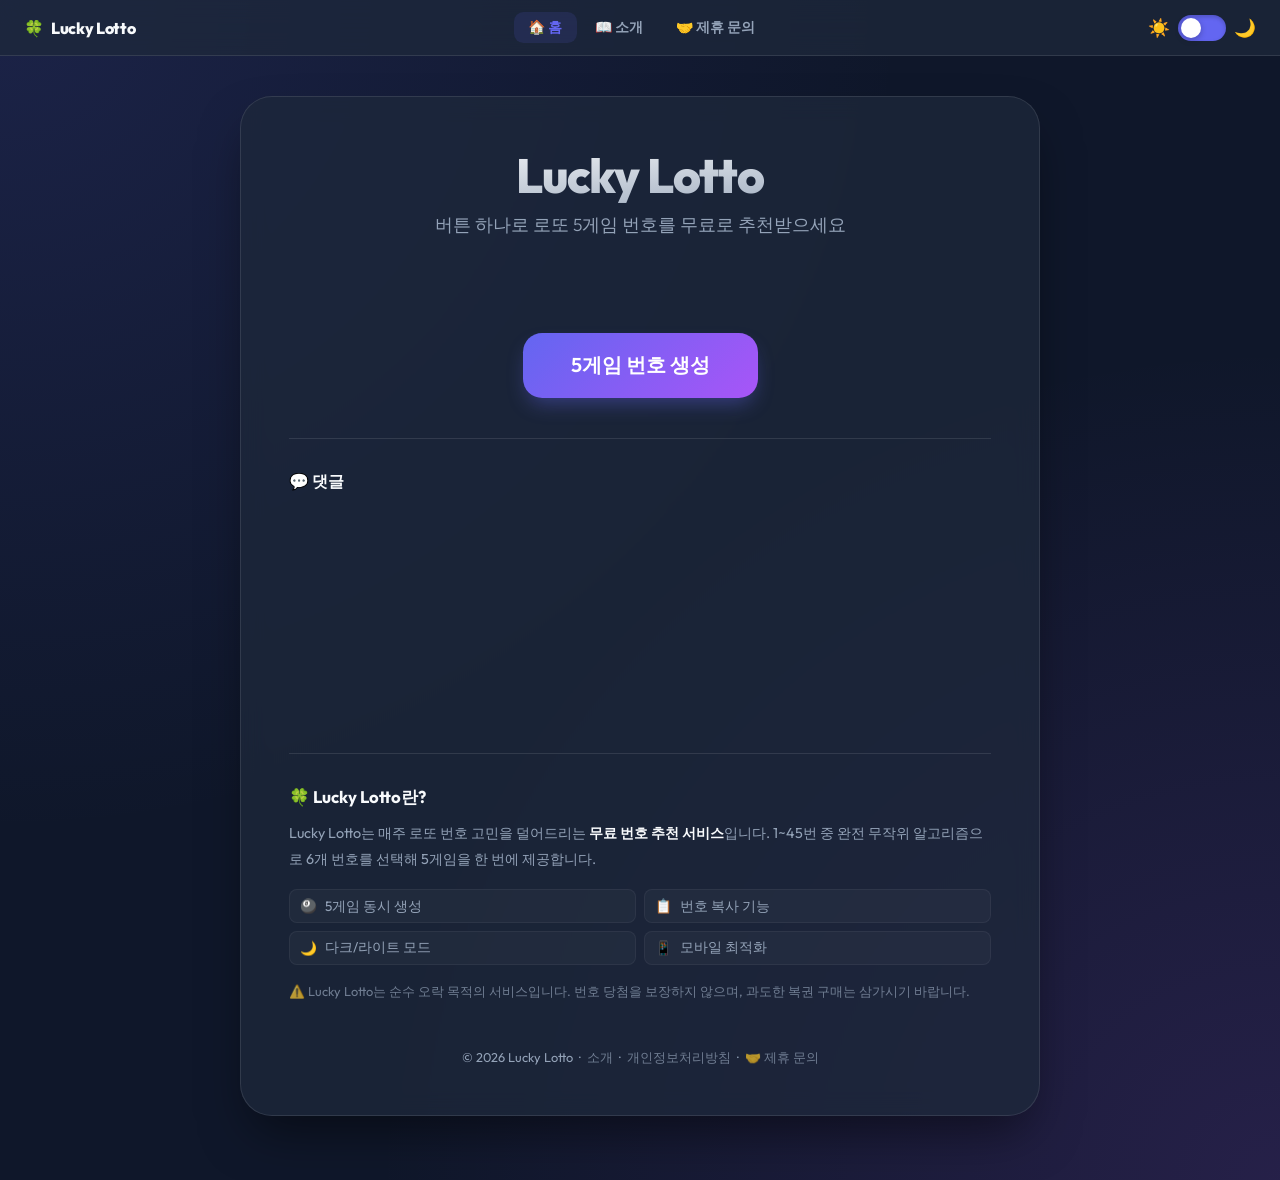
<file: index.html>
<!DOCTYPE html>
<html lang="ko" data-theme="dark">

<head>
    <meta charset="UTF-8">
    <meta name="viewport" content="width=device-width, initial-scale=1.0">
    <meta name="description" content="버튼 하나로 로또 5게임 번호를 무료로 추천받으세요. 완전 무작위 알고리즘, 다크/라이트 모드 지원.">
    <meta name="keywords" content="로또 번호 추천, 무료 로또, 행운 번호, 로또 생성기, Lucky Lotto">
    <meta name="robots" content="index, follow">
    <meta property="og:type" content="website">
    <meta property="og:title" content="Lucky Lotto - 5게임 행운 번호 추천">
    <meta property="og:description" content="버튼 하나로 로또 5게임 번호를 무료로 추천받으세요. 완전 무작위 알고리즘 적용.">
    <meta property="og:url" content="https://lucky-lotto-8dt.pages.dev/">
    <meta property="og:site_name" content="Lucky Lotto">
    <meta name="twitter:card" content="summary">
    <meta name="twitter:title" content="Lucky Lotto - 5게임 행운 번호 추천">
    <meta name="twitter:description" content="버튼 하나로 로또 5게임 번호를 무료로 추천받으세요.">
    <link rel="canonical" href="https://lucky-lotto-8dt.pages.dev/">
    <meta name="google-adsense-account" content="ca-pub-8852522908202634">
    <title>Lucky Lotto - 5게임 행운 번호 추천</title>
    <link rel="preconnect" href="https://fonts.googleapis.com">
    <link rel="preconnect" href="https://fonts.gstatic.com" crossorigin>
    <link href="https://fonts.googleapis.com/css2?family=Outfit:wght@300;400;600;800&display=swap" rel="stylesheet">
    <link rel="stylesheet" href="css/style.css">
    <script async src="https://pagead2.googlesyndication.com/pagead/js/adsbygoogle.js?client=ca-pub-8852522908202634"
        crossorigin="anonymous"></script>
</head>

<body>

    <!-- ===== SITE NAV ===== -->
    <nav class="site-nav">
        <a href="index.html" class="nav-logo">🍀 <span>Lucky Lotto</span></a>
        <div class="nav-tabs">
            <a href="index.html" class="nav-tab active">🏠 홈</a>
            <a href="about.html" class="nav-tab">📖 소개</a>
            <a href="contact.html" class="nav-tab">🤝 제휴 문의</a>
        </div>
        <div class="nav-right">
            <div class="theme-switch-wrapper" title="테마 전환">
                <span class="switch-icon">☀️</span>
                <button class="theme-switch" id="themeToggle" role="switch" aria-label="테마 전환"><span
                        class="switch-thumb"></span></button>
                <span class="switch-icon">🌙</span>
            </div>
        </div>
    </nav>

    <div class="container">
        <h1>Lucky Lotto</h1>
        <p class="subtitle">버튼 하나로 로또 5게임 번호를 무료로 추천받으세요</p>

        <div class="lotto-display" id="lottoContainer">
            <!-- 5개의 게임 행이 JS로 렌더링됩니다 -->
        </div>

        <button class="generate-btn" id="generateBtn">5게임 번호 생성</button>

        <!-- ===== DISQUS COMMENTS ===== -->
        <div class="disqus-wrapper" id="disqusWrapper">
            <div class="disqus-header">
                <span class="disqus-title">💬 댓글</span>
            </div>
            <div id="disqus_thread"></div>
        </div>

        <!-- 서비스 설명 콘텐츠 -->
        <div class="info-section">
            <h2 class="info-title">🍀 Lucky Lotto란?</h2>
            <p class="info-text">Lucky Lotto는 매주 로또 번호 고민을 덜어드리는 <strong>무료 번호 추천 서비스</strong>입니다. 1~45번 중 완전 무작위 알고리즘으로
                6개 번호를 선택해 5게임을 한 번에 제공합니다.</p>
            <div class="info-grid">
                <div class="info-item">🎱 <span>5게임 동시 생성</span></div>
                <div class="info-item">📋 <span>번호 복사 기능</span></div>
                <div class="info-item">🌙 <span>다크/라이트 모드</span></div>
                <div class="info-item">📱 <span>모바일 최적화</span></div>
            </div>
            <p class="info-disclaimer">⚠️ Lucky Lotto는 순수 오락 목적의 서비스입니다. 번호 당첨을 보장하지 않으며, 과도한 복권 구매는 삼가시기 바랍니다.</p>
        </div>

        <footer>
            &copy; 2026 Lucky Lotto &nbsp;·&nbsp;
            <a href="about.html" style="color:inherit;text-decoration:none;opacity:0.7;transition:opacity 0.2s;"
                onmouseover="this.style.opacity='1'" onmouseout="this.style.opacity='0.7'">소개</a>
            &nbsp;·&nbsp;
            <a href="privacy.html" style="color:inherit;text-decoration:none;opacity:0.7;transition:opacity 0.2s;"
                onmouseover="this.style.opacity='1'" onmouseout="this.style.opacity='0.7'">개인정보처리방침</a>
            &nbsp;·&nbsp;
            <a href="contact.html" style="color:inherit;text-decoration:none;opacity:0.7;transition:opacity 0.2s;"
                onmouseover="this.style.opacity='1'" onmouseout="this.style.opacity='0.7'">🤝 제휴 문의</a>
        </footer>
    </div>

    <script src="js/main.js"></script>

    <!-- Disqus Embed -->
    <script>
        var disqus_config = function () {
            this.page.url = 'https://lucky-lotto-8dt.pages.dev/';
            this.page.identifier = 'lucky-lotto-main';
        };
        (function () {
            var d = document, s = d.createElement('script');
            s.src = 'https://navi-1-1.disqus.com/embed.js';
            s.setAttribute('data-timestamp', +new Date());
            (d.head || d.body).appendChild(s);
        })();

        // Sync Disqus color scheme with page theme
        function syncDisqusTheme() {
            var theme = document.documentElement.getAttribute('data-theme');
            var iframe = document.querySelector('#disqus_thread iframe');
            if (iframe) {
                var url = new URL(iframe.src);
                url.searchParams.set('color_scheme', theme === 'light' ? 'light' : 'dark');
                iframe.src = url.toString();
            }
        }

        // Watch for theme changes and reload Disqus with correct theme
        var observer = new MutationObserver(function (mutations) {
            mutations.forEach(function (m) {
                if (m.attributeName === 'data-theme') {
                    if (window.DISQUS) {
                        var theme = document.documentElement.getAttribute('data-theme');
                        window.DISQUS.reset({
                            reload: true,
                            config: function () {
                                this.page.url = 'https://lucky-lotto-8dt.pages.dev/';
                                this.page.identifier = 'lucky-lotto-main';
                                this.language = 'ko';
                            }
                        });
                    }
                }
            });
        });
        observer.observe(document.documentElement, { attributes: true });
    </script>
    <noscript>댓글을 보려면 JavaScript를 활성화해주세요.</noscript>

    <!-- Disqus Comment Count -->
    <script id="dsq-count-scr" src="//navi-1-1.disqus.com/count.js" async></script>
</body>

</html>
</file>
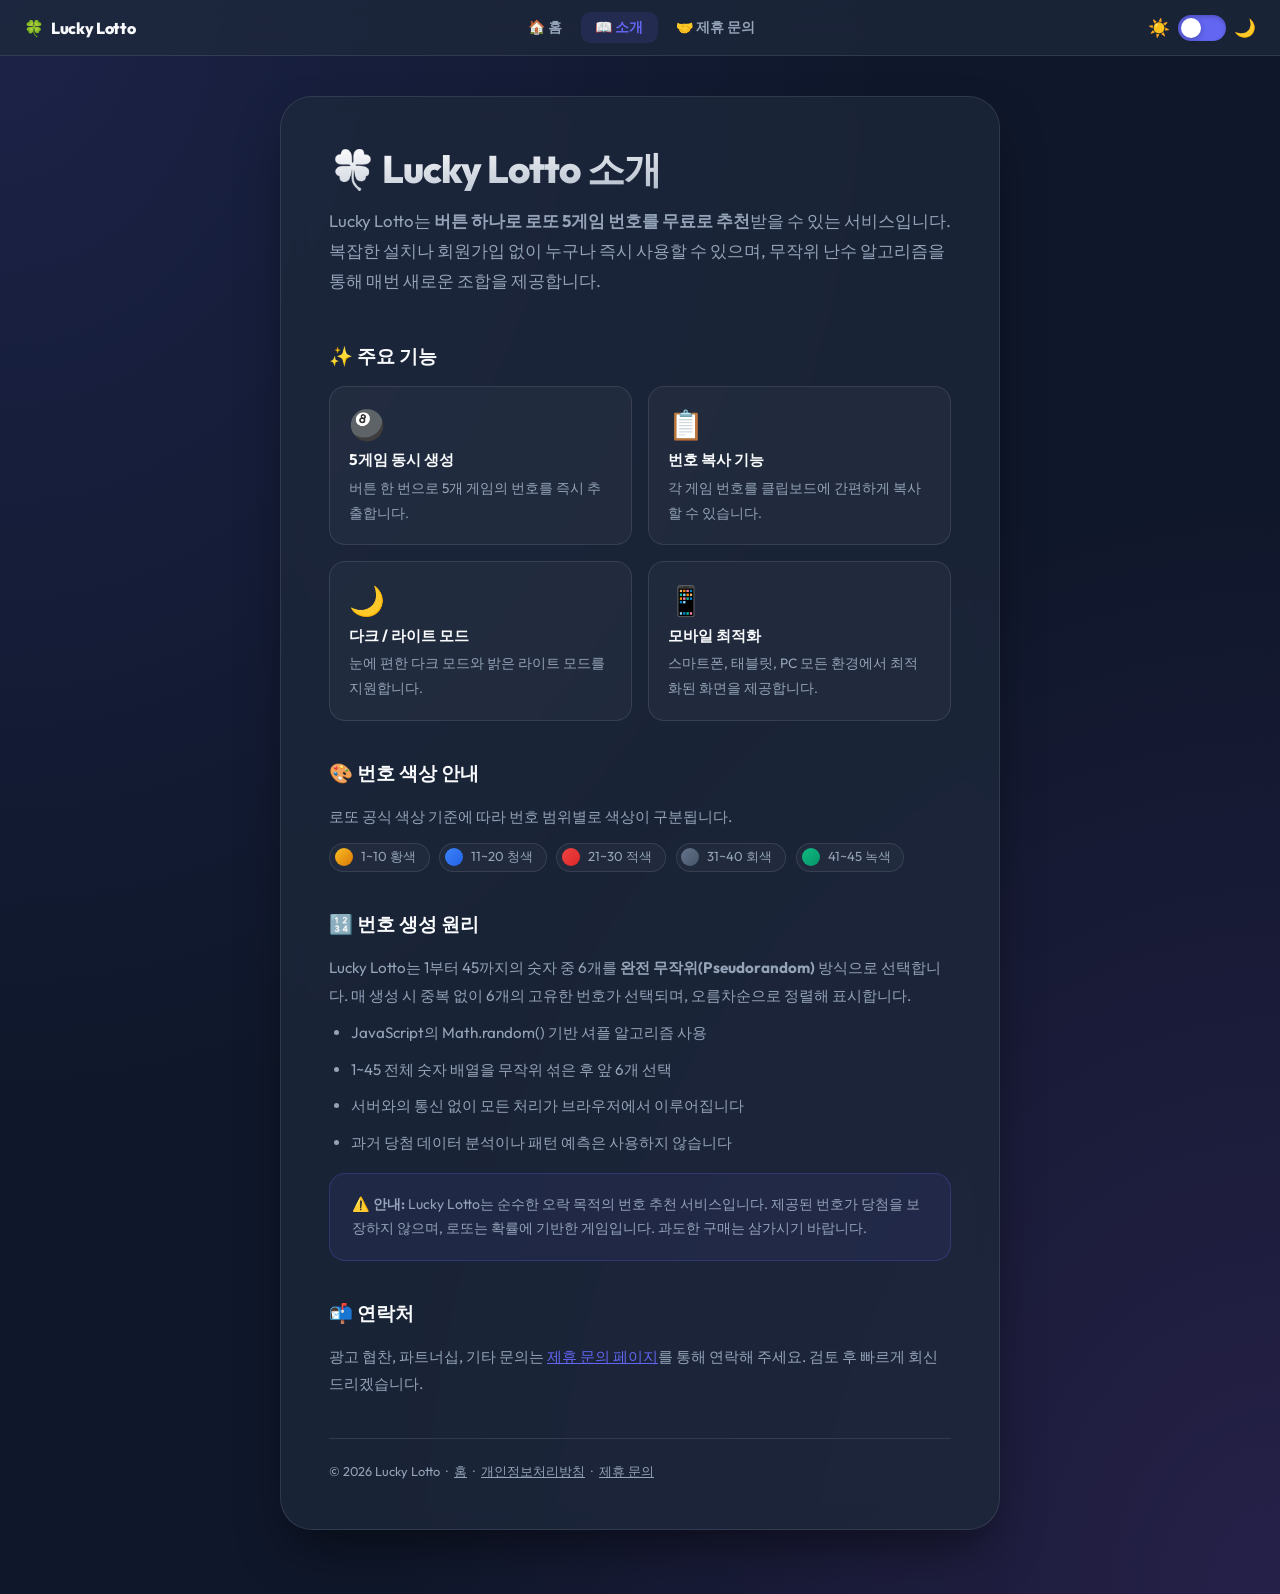
<file: about.html>
<!DOCTYPE html>
<html lang="ko" data-theme="dark">

<head>
    <meta charset="UTF-8">
    <meta name="viewport" content="width=device-width, initial-scale=1.0">
    <meta name="description" content="Lucky Lotto 서비스 소개 - 무료 로또 번호 추천 서비스의 기능, 번호 생성 원리, 색상 안내를 확인하세요.">
    <meta name="keywords" content="Lucky Lotto 소개, 로또 번호 생성 원리, 무료 로또 서비스">
    <meta name="robots" content="index, follow">
    <meta property="og:type" content="website">
    <meta property="og:title" content="서비스 소개 - Lucky Lotto">
    <meta property="og:description" content="Lucky Lotto 서비스 소개 - 무료 로또 번호 추천 서비스의 기능과 번호 생성 원리를 확인하세요.">
    <meta property="og:url" content="https://lucky-lotto-8dt.pages.dev/about">
    <meta property="og:site_name" content="Lucky Lotto">
    <meta name="twitter:card" content="summary">
    <meta name="twitter:title" content="서비스 소개 - Lucky Lotto">
    <meta name="twitter:description" content="Lucky Lotto 서비스 소개 - 무료 로또 번호 추천 서비스.">
    <link rel="canonical" href="https://lucky-lotto-8dt.pages.dev/about">
    <meta name="google-adsense-account" content="ca-pub-8852522908202634">
    <title>서비스 소개 - Lucky Lotto</title>
    <link rel="preconnect" href="https://fonts.googleapis.com">
    <link rel="preconnect" href="https://fonts.gstatic.com" crossorigin>
    <link href="https://fonts.googleapis.com/css2?family=Outfit:wght@300;400;600;700;800&display=swap" rel="stylesheet">
    <link rel="stylesheet" href="css/style.css">
    <script async src="https://pagead2.googlesyndication.com/pagead/js/adsbygoogle.js?client=ca-pub-8852522908202634"
        crossorigin="anonymous"></script>
    <style>
        body {
            flex-direction: column;
            justify-content: flex-start;
            align-items: center;
            padding: 6rem 1rem 4rem;
        }

        .container {
            text-align: left;
            max-width: 720px;
        }

        .back-link {
            display: inline-flex;
            align-items: center;
            gap: 0.4rem;
            color: var(--text-muted);
            text-decoration: none;
            font-size: 0.9rem;
            font-weight: 600;
            margin-bottom: 2rem;
            transition: color 0.2s;
        }

        .back-link:hover {
            color: var(--primary-glow);
        }

        .about-hero {
            margin-bottom: 3rem;
        }

        .about-hero h1 {
            font-size: 2.4rem;
            font-weight: 800;
            background: var(--h1-gradient);
            -webkit-background-clip: text;
            background-clip: text;
            -webkit-text-fill-color: transparent;
            margin-bottom: 0.6rem;
        }

        .about-hero p {
            color: var(--text-muted);
            font-size: 1.05rem;
            line-height: 1.8;
        }

        .about-section {
            margin-bottom: 2.5rem;
        }

        .about-section h2 {
            font-size: 1.2rem;
            font-weight: 700;
            color: var(--text-main);
            margin-bottom: 1rem;
            display: flex;
            align-items: center;
            gap: 0.5rem;
        }

        .about-section p,
        .about-section li {
            color: var(--text-muted);
            font-size: 0.95rem;
            line-height: 1.8;
            margin-bottom: 0.6rem;
        }

        .about-section ul {
            padding-left: 1.4rem;
        }

        .feature-grid {
            display: grid;
            grid-template-columns: 1fr 1fr;
            gap: 1rem;
            margin-top: 1rem;
        }

        .feature-card {
            background: var(--row-bg);
            border: 1px solid var(--card-border);
            border-radius: 1rem;
            padding: 1.2rem;
            transition: border-color 0.3s, transform 0.2s;
        }

        .feature-card:hover {
            border-color: var(--primary-glow);
            transform: translateY(-2px);
        }

        .feature-card .icon {
            font-size: 1.8rem;
            margin-bottom: 0.5rem;
        }

        .feature-card h3 {
            font-size: 0.95rem;
            font-weight: 700;
            color: var(--text-main);
            margin-bottom: 0.3rem;
        }

        .feature-card p {
            font-size: 0.85rem;
            color: var(--text-muted);
            margin: 0;
        }

        .ball-guide {
            display: flex;
            flex-wrap: wrap;
            gap: 0.6rem;
            margin-top: 0.8rem;
        }

        .ball-sample {
            display: inline-flex;
            align-items: center;
            gap: 0.5rem;
            padding: 0.3rem 0.8rem 0.3rem 0.3rem;
            border-radius: 999px;
            font-size: 0.82rem;
            background: var(--row-bg);
            border: 1px solid var(--card-border);
            color: var(--text-muted);
        }

        .ball-dot {
            width: 18px;
            height: 18px;
            border-radius: 50%;
            display: inline-block;
            flex-shrink: 0;
        }

        .dot-y {
            background: linear-gradient(135deg, #fbbf24, #d97706);
        }

        .dot-b {
            background: linear-gradient(135deg, #3b82f6, #2563eb);
        }

        .dot-r {
            background: linear-gradient(135deg, #ef4444, #dc2626);
        }

        .dot-g {
            background: linear-gradient(135deg, #64748b, #475569);
        }

        .dot-gr {
            background: linear-gradient(135deg, #10b981, #059669);
        }

        .disclaimer {
            background: rgba(99, 102, 241, 0.08);
            border: 1px solid rgba(99, 102, 241, 0.25);
            border-radius: 1rem;
            padding: 1.2rem 1.4rem;
            margin-top: 1rem;
        }

        .disclaimer p {
            color: var(--text-muted);
            font-size: 0.88rem;
            margin: 0;
            line-height: 1.7;
        }

        @media (max-width: 600px) {
            .feature-grid {
                grid-template-columns: 1fr;
            }

            .about-hero h1 {
                font-size: 1.8rem;
            }
        }
    </style>
</head>

<body>
    <!-- ===== SITE NAV ===== -->
    <nav class="site-nav">
        <a href="index.html" class="nav-logo">🍀 <span>Lucky Lotto</span></a>
        <div class="nav-tabs">
            <a href="index.html" class="nav-tab">🏠 홈</a>
            <a href="about.html" class="nav-tab active">📖 소개</a>
            <a href="contact.html" class="nav-tab">🤝 제휴 문의</a>
        </div>
        <div class="nav-right">
            <div class="theme-switch-wrapper" title="테마 전환">
                <span class="switch-icon">☀️</span>
                <button class="theme-switch" id="themeToggle" role="switch" aria-label="테마 전환"><span
                        class="switch-thumb"></span></button>
                <span class="switch-icon">🌙</span>
            </div>
        </div>
    </nav>

    <div class="container">
        <div class="about-hero">
            <h1>🍀 Lucky Lotto 소개</h1>
            <p>Lucky Lotto는 <strong>버튼 하나로 로또 5게임 번호를 무료로 추천</strong>받을 수 있는 서비스입니다. 복잡한 설치나 회원가입 없이 누구나 즉시 사용할 수 있으며,
                무작위 난수 알고리즘을 통해 매번 새로운 조합을 제공합니다.</p>
        </div>

        <div class="about-section">
            <h2>✨ 주요 기능</h2>
            <div class="feature-grid">
                <div class="feature-card">
                    <div class="icon">🎱</div>
                    <h3>5게임 동시 생성</h3>
                    <p>버튼 한 번으로 5개 게임의 번호를 즉시 추출합니다.</p>
                </div>
                <div class="feature-card">
                    <div class="icon">📋</div>
                    <h3>번호 복사 기능</h3>
                    <p>각 게임 번호를 클립보드에 간편하게 복사할 수 있습니다.</p>
                </div>
                <div class="feature-card">
                    <div class="icon">🌙</div>
                    <h3>다크 / 라이트 모드</h3>
                    <p>눈에 편한 다크 모드와 밝은 라이트 모드를 지원합니다.</p>
                </div>
                <div class="feature-card">
                    <div class="icon">📱</div>
                    <h3>모바일 최적화</h3>
                    <p>스마트폰, 태블릿, PC 모든 환경에서 최적화된 화면을 제공합니다.</p>
                </div>
            </div>
        </div>

        <div class="about-section">
            <h2>🎨 번호 색상 안내</h2>
            <p>로또 공식 색상 기준에 따라 번호 범위별로 색상이 구분됩니다.</p>
            <div class="ball-guide">
                <span class="ball-sample"><span class="ball-dot dot-y"></span>1~10 황색</span>
                <span class="ball-sample"><span class="ball-dot dot-b"></span>11~20 청색</span>
                <span class="ball-sample"><span class="ball-dot dot-r"></span>21~30 적색</span>
                <span class="ball-sample"><span class="ball-dot dot-g"></span>31~40 회색</span>
                <span class="ball-sample"><span class="ball-dot dot-gr"></span>41~45 녹색</span>
            </div>
        </div>

        <div class="about-section">
            <h2>🔢 번호 생성 원리</h2>
            <p>Lucky Lotto는 1부터 45까지의 숫자 중 6개를 <strong>완전 무작위(Pseudorandom)</strong> 방식으로 선택합니다. 매 생성 시 중복 없이 6개의 고유한
                번호가 선택되며, 오름차순으로 정렬해 표시합니다.</p>
            <ul>
                <li>JavaScript의 <code>Math.random()</code> 기반 셔플 알고리즘 사용</li>
                <li>1~45 전체 숫자 배열을 무작위 섞은 후 앞 6개 선택</li>
                <li>서버와의 통신 없이 모든 처리가 브라우저에서 이루어집니다</li>
                <li>과거 당첨 데이터 분석이나 패턴 예측은 사용하지 않습니다</li>
            </ul>
            <div class="disclaimer">
                <p>⚠️ <strong>안내:</strong> Lucky Lotto는 순수한 오락 목적의 번호 추천 서비스입니다. 제공된 번호가 당첨을 보장하지 않으며, 로또는 확률에 기반한
                    게임입니다. 과도한 구매는 삼가시기 바랍니다.</p>
            </div>
        </div>

        <div class="about-section">
            <h2>📬 연락처</h2>
            <p>광고 협찬, 파트너십, 기타 문의는 <a href="contact.html" style="color:var(--primary-glow);">제휴 문의 페이지</a>를 통해 연락해 주세요.
                검토 후 빠르게 회신 드리겠습니다.</p>
        </div>

        <footer
            style="margin-top:2rem; font-size:0.8rem; color:var(--text-muted); border-top:1px solid var(--card-border); padding-top:1.5rem;">
            &copy; 2026 Lucky Lotto &nbsp;·&nbsp;
            <a href="index.html" style="color:inherit;">홈</a> &nbsp;·&nbsp;
            <a href="privacy.html" style="color:inherit;">개인정보처리방침</a> &nbsp;·&nbsp;
            <a href="contact.html" style="color:inherit;">제휴 문의</a>
        </footer>
    </div>

    <script>
        const themeToggle = document.getElementById('themeToggle');
        const html = document.documentElement;
        html.setAttribute('data-theme', localStorage.getItem('theme') || 'dark');
        themeToggle.addEventListener('click', () => {
            const next = html.getAttribute('data-theme') === 'dark' ? 'light' : 'dark';
            html.setAttribute('data-theme', next);
            localStorage.setItem('theme', next);
        });
    </script>
</body>

</html>
</file>
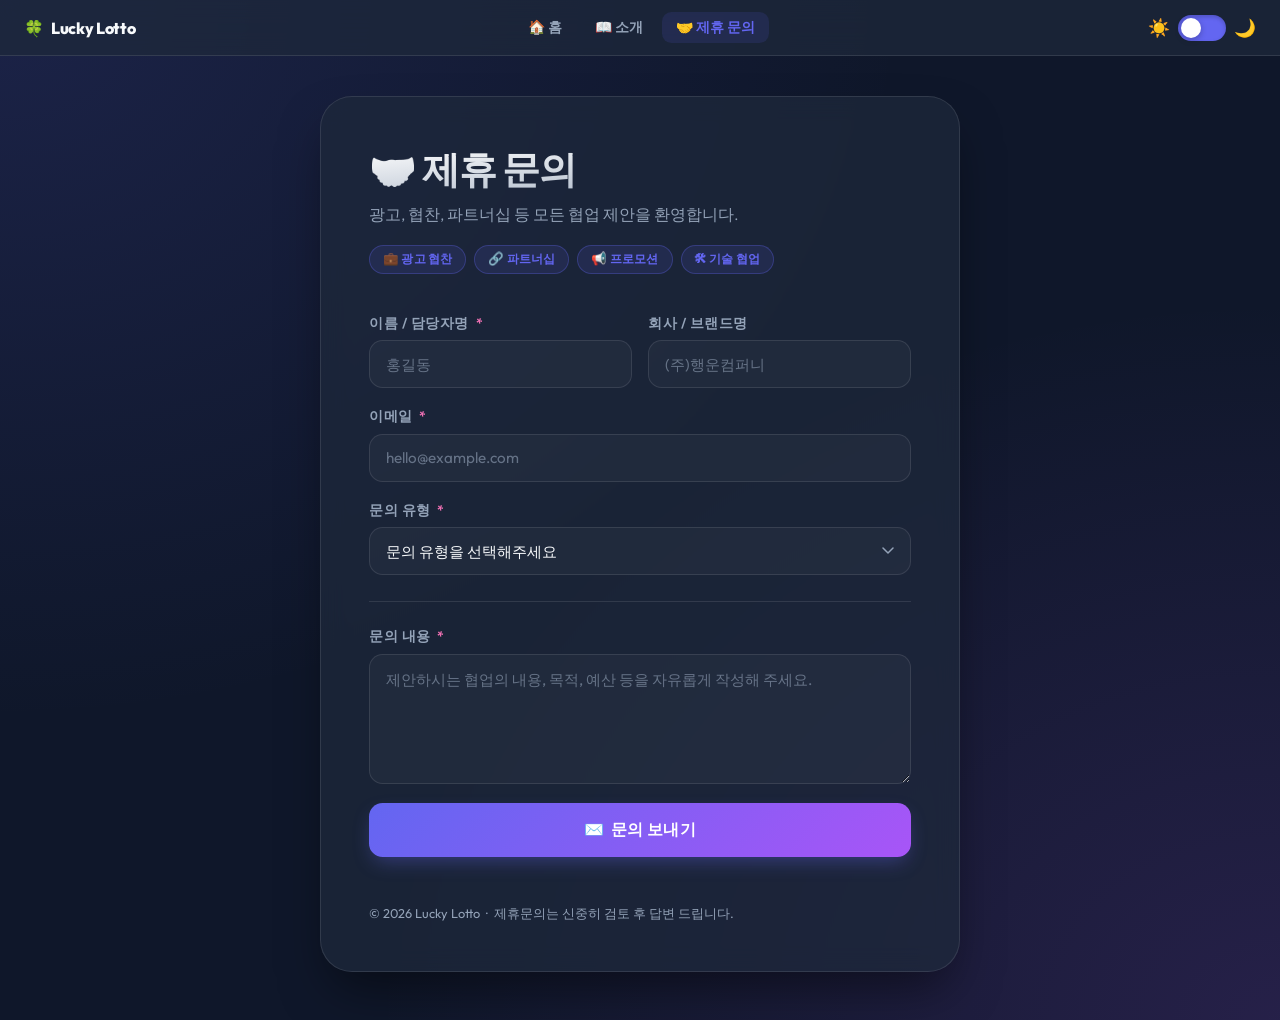
<file: contact.html>
<!DOCTYPE html>
<html lang="ko" data-theme="dark">

<head>
    <meta charset="UTF-8">
    <meta name="viewport" content="width=device-width, initial-scale=1.0">
    <meta name="description" content="Lucky Lotto 제휴 및 협업 문의 페이지입니다. 광고, 협찬, 파트너십 등 모든 문의를 환영합니다.">
    <meta name="keywords" content="Lucky Lotto 제휴, 광고 문의, 협찬, 파트너십, 로또 사이트 광고">
    <meta name="robots" content="index, follow">
    <meta property="og:type" content="website">
    <meta property="og:title" content="제휴 문의 - Lucky Lotto">
    <meta property="og:description" content="Lucky Lotto와 함께하세요. 광고, 협찬, 파트너십 등 제휴 문의를 받습니다.">
    <meta property="og:url" content="https://lucky-lotto-8dt.pages.dev/contact">
    <meta property="og:site_name" content="Lucky Lotto">
    <meta name="twitter:card" content="summary">
    <meta name="twitter:title" content="제휴 문의 - Lucky Lotto">
    <meta name="twitter:description" content="Lucky Lotto와 함께하세요. 광고, 협찬, 파트너십 등 제휴 문의를 받습니다.">
    <link rel="canonical" href="https://lucky-lotto-8dt.pages.dev/contact">
    <meta name="google-adsense-account" content="ca-pub-8852522908202634">
    <title>제휴 문의 - Lucky Lotto</title>
    <link rel="preconnect" href="https://fonts.googleapis.com">
    <link rel="preconnect" href="https://fonts.gstatic.com" crossorigin>
    <link href="https://fonts.googleapis.com/css2?family=Outfit:wght@300;400;600;700;800&display=swap" rel="stylesheet">
    <link rel="stylesheet" href="css/style.css">
    <script async src="https://pagead2.googlesyndication.com/pagead/js/adsbygoogle.js?client=ca-pub-8852522908202634"
        crossorigin="anonymous"></script>
    <style>
        /* ===== CONTACT PAGE OVERRIDES ===== */
        body {
            align-items: center;
            padding: 6rem 1rem 3rem;
        }

        .container {
            text-align: left;
            width: 100%;
            max-width: 640px;
        }

        /* Back link */
        .back-link {
            display: inline-flex;
            align-items: center;
            gap: 0.4rem;
            color: var(--text-muted);
            text-decoration: none;
            font-size: 0.9rem;
            font-weight: 600;
            margin-bottom: 2rem;
            transition: color 0.2s ease;
            letter-spacing: 0.02em;
        }

        .back-link:hover {
            color: var(--primary-glow);
        }

        .back-link svg {
            transition: transform 0.2s ease;
        }

        .back-link:hover svg {
            transform: translateX(-3px);
        }

        /* Page heading */
        .contact-header {
            margin-bottom: 2.5rem;
        }

        .contact-header h1 {
            font-size: 2.4rem;
            margin-bottom: 0.5rem;
        }

        .contact-header p {
            margin-bottom: 0;
            font-size: 1rem;
        }

        /* Badge chips */
        .badge-row {
            display: flex;
            flex-wrap: wrap;
            gap: 0.5rem;
            margin-top: 1.2rem;
        }

        .badge {
            display: inline-flex;
            align-items: center;
            gap: 0.3rem;
            padding: 0.3rem 0.8rem;
            border-radius: 999px;
            font-size: 0.78rem;
            font-weight: 600;
            background: rgba(99, 102, 241, 0.12);
            border: 1px solid rgba(99, 102, 241, 0.3);
            color: var(--primary-glow);
            letter-spacing: 0.02em;
        }

        /* Form styles */
        .contact-form {
            display: flex;
            flex-direction: column;
            gap: 1.2rem;
        }

        .form-group {
            display: flex;
            flex-direction: column;
            gap: 0.45rem;
        }

        .form-row {
            display: grid;
            grid-template-columns: 1fr 1fr;
            gap: 1rem;
        }

        label {
            font-size: 0.85rem;
            font-weight: 600;
            color: var(--text-muted);
            letter-spacing: 0.04em;
            text-transform: uppercase;
        }

        label span.required {
            color: #f472b6;
            margin-left: 0.2rem;
        }

        input[type="text"],
        input[type="email"],
        select,
        textarea {
            width: 100%;
            padding: 0.85rem 1rem;
            background: var(--row-bg);
            border: 1px solid var(--card-border);
            border-radius: 0.85rem;
            color: var(--text-main);
            font-family: 'Outfit', sans-serif;
            font-size: 0.95rem;
            font-weight: 400;
            transition: border-color 0.25s ease, box-shadow 0.25s ease, background 0.25s ease;
            outline: none;
            -webkit-appearance: none;
            appearance: none;
        }

        select {
            background-image: url("data:image/svg+xml,%3Csvg xmlns='http://www.w3.org/2000/svg' width='12' height='8' viewBox='0 0 12 8'%3E%3Cpath fill='none' stroke='%2394a3b8' stroke-width='1.5' stroke-linecap='round' stroke-linejoin='round' d='M1 1l5 5 5-5'/%3E%3C/svg%3E");
            background-repeat: no-repeat;
            background-position: right 1rem center;
            padding-right: 2.5rem;
            cursor: pointer;
        }

        select option {
            background: #1e293b;
            color: #f8fafc;
        }

        [data-theme="light"] select option {
            background: #ffffff;
            color: #1e293b;
        }

        input::placeholder,
        textarea::placeholder {
            color: var(--text-muted);
            opacity: 0.6;
        }

        input:focus,
        select:focus,
        textarea:focus {
            border-color: var(--primary-glow);
            box-shadow: 0 0 0 3px rgba(99, 102, 241, 0.15);
            background: var(--card-bg);
        }

        textarea {
            resize: vertical;
            min-height: 130px;
            line-height: 1.6;
        }

        /* Submit button */
        .submit-btn {
            background: linear-gradient(135deg, var(--primary-glow), var(--secondary-glow));
            color: white;
            border: none;
            padding: 1rem 2rem;
            font-size: 1rem;
            font-weight: 700;
            border-radius: 0.85rem;
            cursor: pointer;
            transition: all 0.3s ease;
            box-shadow: 0 8px 20px -5px rgba(99, 102, 241, 0.4);
            position: relative;
            overflow: hidden;
            width: 100%;
            letter-spacing: 0.02em;
        }

        .submit-btn::after {
            content: '';
            position: absolute;
            top: 0;
            left: -100%;
            width: 100%;
            height: 100%;
            background: linear-gradient(120deg, transparent, rgba(255, 255, 255, 0.22), transparent);
            transition: 0.5s;
        }

        .submit-btn:hover::after {
            left: 100%;
        }

        .submit-btn:hover {
            transform: translateY(-2px);
            box-shadow: 0 16px 30px -8px rgba(99, 102, 241, 0.55);
            filter: brightness(1.08);
        }

        .submit-btn:disabled {
            opacity: 0.6;
            cursor: not-allowed;
            transform: none;
        }

        /* Success / Error states */
        .form-status {
            display: none;
            flex-direction: column;
            align-items: center;
            justify-content: center;
            text-align: center;
            padding: 2.5rem 1rem;
            gap: 1rem;
            animation: fadeIn 0.6s ease-out;
        }

        .form-status .status-icon {
            font-size: 3.5rem;
            line-height: 1;
        }

        .form-status h2 {
            font-size: 1.6rem;
            font-weight: 700;
            background: var(--h1-gradient);
            -webkit-background-clip: text;
            -webkit-text-fill-color: transparent;
        }

        .form-status p {
            color: var(--text-muted);
            font-size: 0.95rem;
            line-height: 1.6;
            max-width: 340px;
        }

        .form-status .reset-btn {
            margin-top: 0.5rem;
            padding: 0.6rem 1.5rem;
            background: transparent;
            border: 1px solid var(--card-border);
            border-radius: 0.7rem;
            color: var(--text-muted);
            font-family: 'Outfit', sans-serif;
            font-size: 0.9rem;
            font-weight: 600;
            cursor: pointer;
            transition: all 0.2s ease;
        }

        .form-status .reset-btn:hover {
            border-color: var(--primary-glow);
            color: var(--primary-glow);
        }

        /* Divider */
        .form-divider {
            height: 1px;
            background: var(--card-border);
            margin: 0.4rem 0;
        }

        /* Responsive */
        @media (max-width: 600px) {
            body {
                padding-top: 4rem;
            }

            .contact-header h1 {
                font-size: 1.9rem;
            }

            .form-row {
                grid-template-columns: 1fr;
            }
        }
    </style>
</head>

<body>

    <!-- ===== SITE NAV ===== -->
    <nav class="site-nav">
        <a href="index.html" class="nav-logo">🍀 <span>Lucky Lotto</span></a>
        <div class="nav-tabs">
            <a href="index.html" class="nav-tab">🏠 홈</a>
            <a href="about.html" class="nav-tab">📖 소개</a>
            <a href="contact.html" class="nav-tab active">🤝 제휴 문의</a>
        </div>
        <div class="nav-right">
            <div class="theme-switch-wrapper" title="테마 전환">
                <span class="switch-icon">☀️</span>
                <button class="theme-switch" id="themeToggle" role="switch" aria-label="테마 전환"><span
                        class="switch-thumb"></span></button>
                <span class="switch-icon">🌙</span>
            </div>
        </div>
    </nav>

    <div class="container">

        <!-- Header -->
        <div class="contact-header">
            <h1>🤝 제휴 문의</h1>
            <p class="subtitle">광고, 협찬, 파트너십 등 모든 협업 제안을 환영합니다.</p>
            <div class="badge-row">
                <span class="badge">💼 광고 협찬</span>
                <span class="badge">🔗 파트너십</span>
                <span class="badge">📢 프로모션</span>
                <span class="badge">🛠 기술 협업</span>
            </div>
        </div>

        <!-- Form -->
        <form id="contactForm" class="contact-form" action="https://formspree.io/f/xreyebvp" method="POST">
            <div class="form-row">
                <div class="form-group">
                    <label for="name">이름 / 담당자명 <span class="required">*</span></label>
                    <input type="text" id="name" name="name" placeholder="홍길동" required autocomplete="name">
                </div>
                <div class="form-group">
                    <label for="company">회사 / 브랜드명</label>
                    <input type="text" id="company" name="company" placeholder="(주)행운컴퍼니" autocomplete="organization">
                </div>
            </div>

            <div class="form-group">
                <label for="email">이메일 <span class="required">*</span></label>
                <input type="email" id="email" name="email" placeholder="hello@example.com" required
                    autocomplete="email">
            </div>

            <div class="form-group">
                <label for="type">문의 유형 <span class="required">*</span></label>
                <select id="type" name="inquiry_type" required>
                    <option value="" disabled selected>문의 유형을 선택해주세요</option>
                    <option value="광고 협찬">💼 광고 협찬</option>
                    <option value="파트너십">🔗 파트너십 / 제휴</option>
                    <option value="프로모션">📢 공동 프로모션</option>
                    <option value="기술 협업">🛠 기술 협업</option>
                    <option value="기타">💬 기타 문의</option>
                </select>
            </div>

            <div class="form-divider"></div>

            <div class="form-group">
                <label for="message">문의 내용 <span class="required">*</span></label>
                <textarea id="message" name="message" placeholder="제안하시는 협업의 내용, 목적, 예산 등을 자유롭게 작성해 주세요."
                    required></textarea>
            </div>

            <!-- Formspree honeypot (spam prevention) -->
            <input type="text" name="_gotcha" style="display:none">

            <button type="submit" class="submit-btn" id="submitBtn">
                ✉️ &nbsp;문의 보내기
            </button>
        </form>

        <!-- Success Message -->
        <div class="form-status" id="successStatus">
            <span class="status-icon">🎉</span>
            <h2>문의가 접수되었습니다!</h2>
            <p>빠른 시일 내에 이메일로 회신 드리겠습니다.<br>Lucky Lotto에 관심 가져주셔서 감사합니다.</p>
            <button class="reset-btn" id="resetBtn">다른 문의하기</button>
        </div>

        <!-- Error Message -->
        <div class="form-status" id="errorStatus">
            <span class="status-icon">😢</span>
            <h2>전송에 실패했습니다</h2>
            <p>일시적인 오류가 발생했습니다.<br>잠시 후 다시 시도하거나 직접 이메일로 연락해 주세요.</p>
            <button class="reset-btn" id="retryBtn">다시 시도</button>
        </div>

        <footer>
            &copy; 2026 Lucky Lotto &nbsp;·&nbsp; 제휴문의는 신중히 검토 후 답변 드립니다.
        </footer>
    </div>

    <script>
        /* ===== Theme Toggle ===== */
        const themeToggle = document.getElementById('themeToggle');
        const html = document.documentElement;

        const savedTheme = localStorage.getItem('theme') || 'dark';
        html.setAttribute('data-theme', savedTheme);

        themeToggle.addEventListener('click', () => {
            const current = html.getAttribute('data-theme');
            const next = current === 'dark' ? 'light' : 'dark';
            html.setAttribute('data-theme', next);
            localStorage.setItem('theme', next);
        });

        /* ===== Formspree AJAX Submit ===== */
        const form = document.getElementById('contactForm');
        const submitBtn = document.getElementById('submitBtn');
        const successStatus = document.getElementById('successStatus');
        const errorStatus = document.getElementById('errorStatus');

        form.addEventListener('submit', async (e) => {
            e.preventDefault();

            // Disable button & show loading
            submitBtn.disabled = true;
            submitBtn.textContent = '전송 중...';

            try {
                const response = await fetch(form.action, {
                    method: 'POST',
                    body: new FormData(form),
                    headers: { 'Accept': 'application/json' }
                });

                if (response.ok) {
                    // Success
                    form.style.display = 'none';
                    successStatus.style.display = 'flex';
                } else {
                    throw new Error('Server error');
                }
            } catch (err) {
                form.style.display = 'none';
                errorStatus.style.display = 'flex';
            }
        });

        // Reset to form
        document.getElementById('resetBtn').addEventListener('click', () => {
            form.reset();
            form.style.display = 'flex';
            successStatus.style.display = 'none';
            submitBtn.disabled = false;
            submitBtn.innerHTML = '✉️ &nbsp;문의 보내기';
        });

        document.getElementById('retryBtn').addEventListener('click', () => {
            errorStatus.style.display = 'none';
            form.style.display = 'flex';
            submitBtn.disabled = false;
            submitBtn.innerHTML = '✉️ &nbsp;문의 보내기';
        });
    </script>
</body>

</html>
</file>
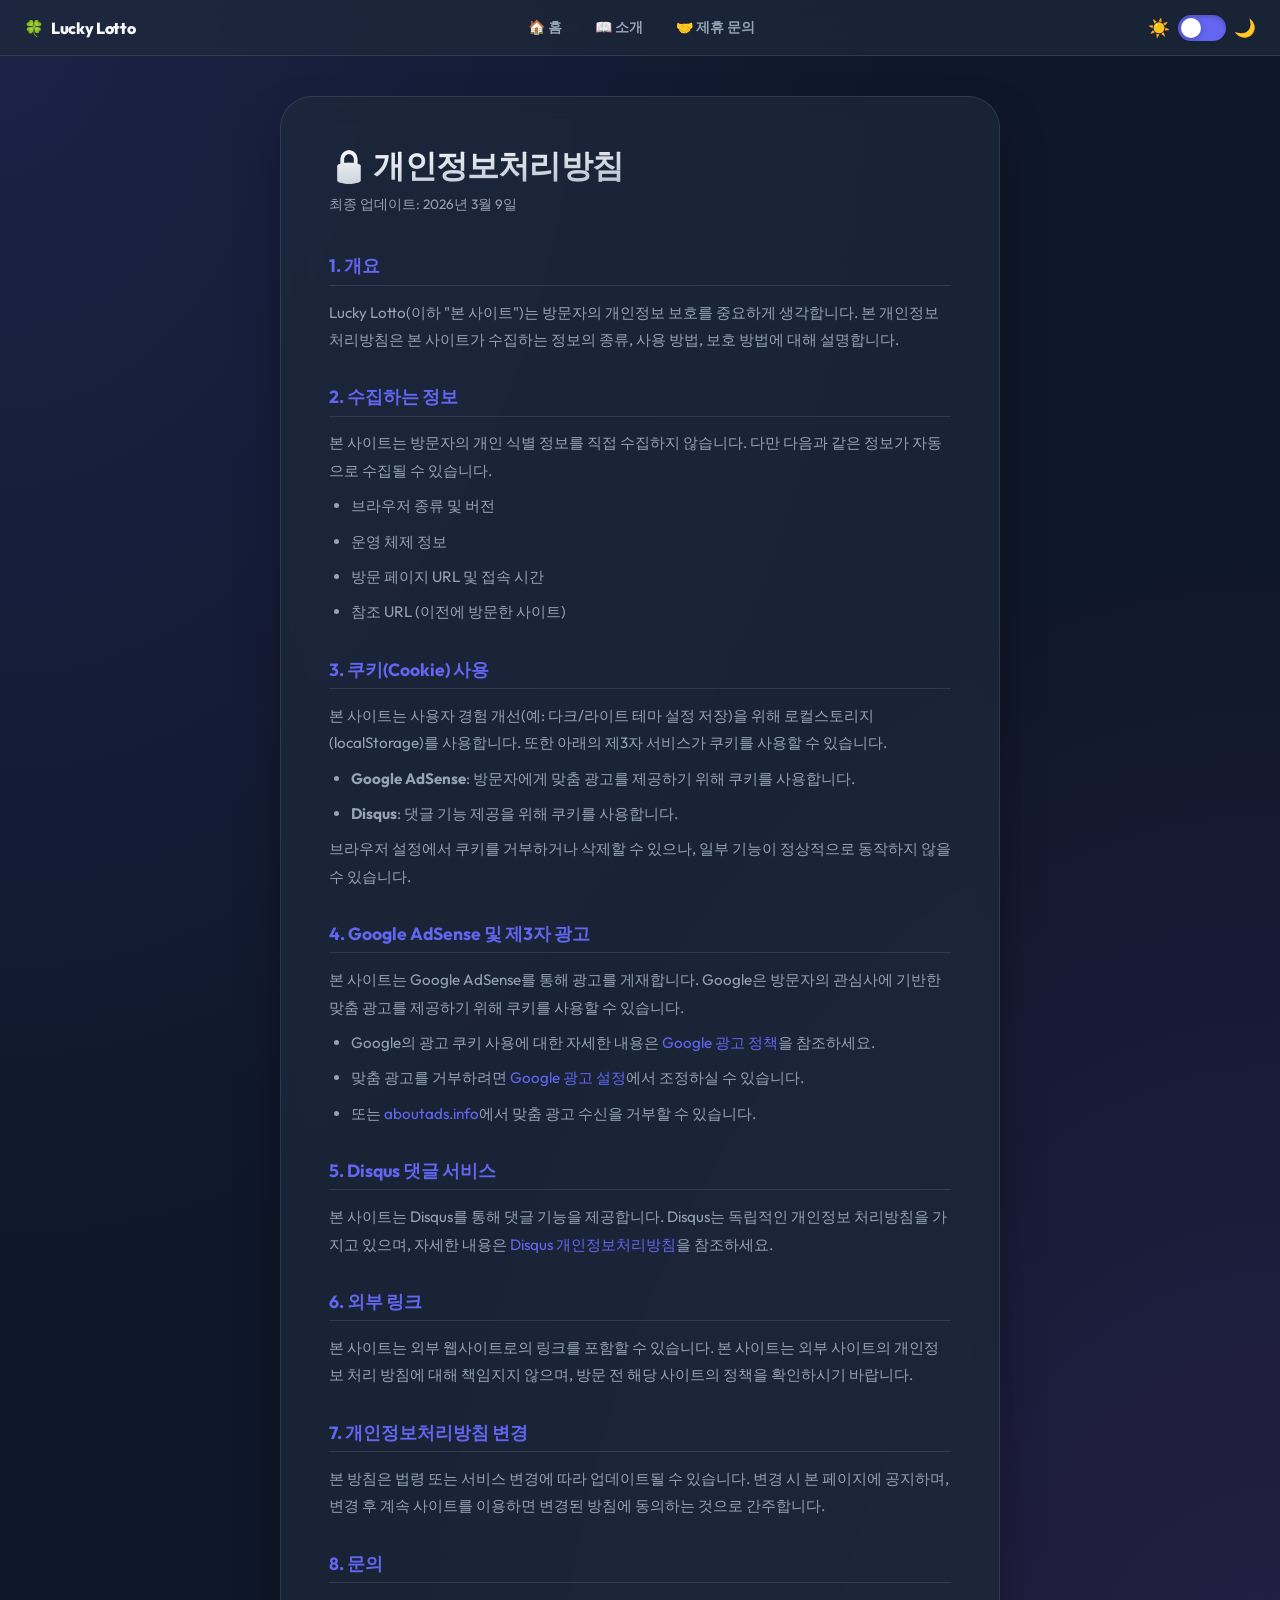
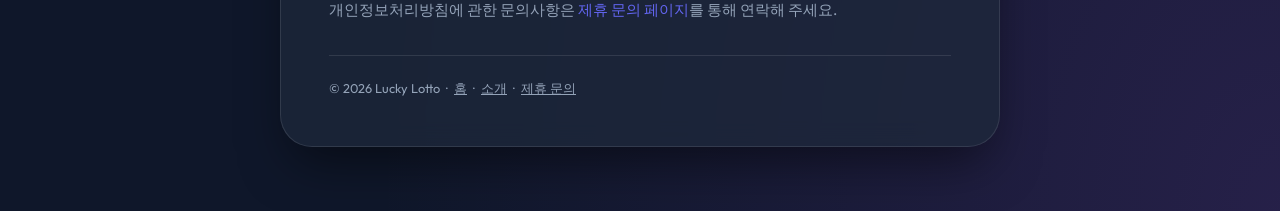
<file: privacy.html>
<!DOCTYPE html>
<html lang="ko" data-theme="dark">

<head>
    <meta charset="UTF-8">
    <meta name="viewport" content="width=device-width, initial-scale=1.0">
    <meta name="description" content="Lucky Lotto 개인정보처리방침 - 쿠키, 광고, 데이터 수집에 관한 정책을 안내합니다.">
    <meta name="google-adsense-account" content="ca-pub-8852522908202634">
    <title>개인정보처리방침 - Lucky Lotto</title>
    <link rel="preconnect" href="https://fonts.googleapis.com">
    <link rel="preconnect" href="https://fonts.gstatic.com" crossorigin>
    <link href="https://fonts.googleapis.com/css2?family=Outfit:wght@300;400;600;700;800&display=swap" rel="stylesheet">
    <link rel="stylesheet" href="css/style.css">
    <script async src="https://pagead2.googlesyndication.com/pagead/js/adsbygoogle.js?client=ca-pub-8852522908202634"
        crossorigin="anonymous"></script>
    <style>
        body {
            flex-direction: column;
            justify-content: flex-start;
            align-items: center;
            padding: 6rem 1rem 4rem;
        }

        .container {
            text-align: left;
            max-width: 720px;
        }

        .back-link {
            display: inline-flex;
            align-items: center;
            gap: 0.4rem;
            color: var(--text-muted);
            text-decoration: none;
            font-size: 0.9rem;
            font-weight: 600;
            margin-bottom: 2rem;
            transition: color 0.2s;
        }

        .back-link:hover {
            color: var(--primary-glow);
        }

        .policy-title {
            font-size: 2rem;
            font-weight: 800;
            background: var(--h1-gradient);
            -webkit-background-clip: text;
            background-clip: text;
            -webkit-text-fill-color: transparent;
            margin-bottom: 0.4rem;
        }

        .policy-date {
            color: var(--text-muted);
            font-size: 0.85rem;
            margin-bottom: 2.5rem;
        }

        .policy-section {
            margin-bottom: 2rem;
        }

        .policy-section h2 {
            font-size: 1.1rem;
            font-weight: 700;
            color: var(--primary-glow);
            margin-bottom: 0.8rem;
            padding-bottom: 0.4rem;
            border-bottom: 1px solid var(--card-border);
        }

        .policy-section p,
        .policy-section li {
            color: var(--text-muted);
            font-size: 0.95rem;
            line-height: 1.8;
            margin-bottom: 0.5rem;
        }

        .policy-section ul {
            padding-left: 1.4rem;
        }

        .policy-section a {
            color: var(--primary-glow);
            text-decoration: none;
        }

        .policy-section a:hover {
            text-decoration: underline;
        }
    </style>
</head>

<body>
    <!-- ===== SITE NAV ===== -->
    <nav class="site-nav">
        <a href="index.html" class="nav-logo">🍀 <span>Lucky Lotto</span></a>
        <div class="nav-tabs">
            <a href="index.html" class="nav-tab">🏠 홈</a>
            <a href="about.html" class="nav-tab">📖 소개</a>
            <a href="contact.html" class="nav-tab">🤝 제휴 문의</a>
        </div>
        <div class="nav-right">
            <div class="theme-switch-wrapper" title="테마 전환">
                <span class="switch-icon">☀️</span>
                <button class="theme-switch" id="themeToggle" role="switch" aria-label="테마 전환"><span
                        class="switch-thumb"></span></button>
                <span class="switch-icon">🌙</span>
            </div>
        </div>
    </nav>

    <div class="container">
        <h1 class="policy-title">🔒 개인정보처리방침</h1>
        <p class="policy-date">최종 업데이트: 2026년 3월 9일</p>

        <div class="policy-section">
            <h2>1. 개요</h2>
            <p>Lucky Lotto(이하 "본 사이트")는 방문자의 개인정보 보호를 중요하게 생각합니다. 본 개인정보처리방침은 본 사이트가 수집하는 정보의 종류, 사용 방법, 보호 방법에 대해
                설명합니다.</p>
        </div>

        <div class="policy-section">
            <h2>2. 수집하는 정보</h2>
            <p>본 사이트는 방문자의 개인 식별 정보를 직접 수집하지 않습니다. 다만 다음과 같은 정보가 자동으로 수집될 수 있습니다.</p>
            <ul>
                <li>브라우저 종류 및 버전</li>
                <li>운영 체제 정보</li>
                <li>방문 페이지 URL 및 접속 시간</li>
                <li>참조 URL (이전에 방문한 사이트)</li>
            </ul>
        </div>

        <div class="policy-section">
            <h2>3. 쿠키(Cookie) 사용</h2>
            <p>본 사이트는 사용자 경험 개선(예: 다크/라이트 테마 설정 저장)을 위해 로컬스토리지(localStorage)를 사용합니다. 또한 아래의 제3자 서비스가 쿠키를 사용할 수 있습니다.</p>
            <ul>
                <li><strong>Google AdSense</strong>: 방문자에게 맞춤 광고를 제공하기 위해 쿠키를 사용합니다.</li>
                <li><strong>Disqus</strong>: 댓글 기능 제공을 위해 쿠키를 사용합니다.</li>
            </ul>
            <p>브라우저 설정에서 쿠키를 거부하거나 삭제할 수 있으나, 일부 기능이 정상적으로 동작하지 않을 수 있습니다.</p>
        </div>

        <div class="policy-section">
            <h2>4. Google AdSense 및 제3자 광고</h2>
            <p>본 사이트는 Google AdSense를 통해 광고를 게재합니다. Google은 방문자의 관심사에 기반한 맞춤 광고를 제공하기 위해 쿠키를 사용할 수 있습니다.</p>
            <ul>
                <li>Google의 광고 쿠키 사용에 대한 자세한 내용은 <a href="https://policies.google.com/technologies/ads" target="_blank"
                        rel="noopener">Google 광고 정책</a>을 참조하세요.</li>
                <li>맞춤 광고를 거부하려면 <a href="https://www.google.com/settings/ads" target="_blank" rel="noopener">Google 광고
                        설정</a>에서 조정하실 수 있습니다.</li>
                <li>또는 <a href="http://www.aboutads.info/choices/" target="_blank" rel="noopener">aboutads.info</a>에서 맞춤
                    광고 수신을 거부할 수 있습니다.</li>
            </ul>
        </div>

        <div class="policy-section">
            <h2>5. Disqus 댓글 서비스</h2>
            <p>본 사이트는 Disqus를 통해 댓글 기능을 제공합니다. Disqus는 독립적인 개인정보 처리방침을 가지고 있으며, 자세한 내용은 <a
                    href="https://help.disqus.com/en/articles/1717103-disqus-privacy-policy" target="_blank"
                    rel="noopener">Disqus 개인정보처리방침</a>을 참조하세요.</p>
        </div>

        <div class="policy-section">
            <h2>6. 외부 링크</h2>
            <p>본 사이트는 외부 웹사이트로의 링크를 포함할 수 있습니다. 본 사이트는 외부 사이트의 개인정보 처리 방침에 대해 책임지지 않으며, 방문 전 해당 사이트의 정책을 확인하시기 바랍니다.</p>
        </div>

        <div class="policy-section">
            <h2>7. 개인정보처리방침 변경</h2>
            <p>본 방침은 법령 또는 서비스 변경에 따라 업데이트될 수 있습니다. 변경 시 본 페이지에 공지하며, 변경 후 계속 사이트를 이용하면 변경된 방침에 동의하는 것으로 간주합니다.</p>
        </div>

        <div class="policy-section">
            <h2>8. 문의</h2>
            <p>개인정보처리방침에 관한 문의사항은 <a href="contact.html">제휴 문의 페이지</a>를 통해 연락해 주세요.</p>
        </div>

        <footer
            style="margin-top:2rem; font-size:0.8rem; color:var(--text-muted); border-top:1px solid var(--card-border); padding-top:1.5rem;">
            &copy; 2026 Lucky Lotto &nbsp;·&nbsp;
            <a href="index.html" style="color:inherit;">홈</a> &nbsp;·&nbsp;
            <a href="about.html" style="color:inherit;">소개</a> &nbsp;·&nbsp;
            <a href="contact.html" style="color:inherit;">제휴 문의</a>
        </footer>
    </div>

    <script>
        const themeToggle = document.getElementById('themeToggle');
        const html = document.documentElement;
        html.setAttribute('data-theme', localStorage.getItem('theme') || 'dark');
        themeToggle.addEventListener('click', () => {
            const next = html.getAttribute('data-theme') === 'dark' ? 'light' : 'dark';
            html.setAttribute('data-theme', next);
            localStorage.setItem('theme', next);
        });
    </script>
</body>

</html>
</file>
<file: css/style.css>
/* ===== DARK MODE (default) ===== */
:root,
[data-theme="dark"] {
    --bg-color: #0f172a;
    --bg-gradient-1: rgba(99, 102, 241, 0.15);
    --bg-gradient-2: rgba(168, 85, 247, 0.15);
    --card-bg: rgba(30, 41, 59, 0.75);
    --card-border: rgba(255, 255, 255, 0.1);
    --row-bg: rgba(255, 255, 255, 0.03);
    --row-border: rgba(255, 255, 255, 0.05);
    --primary-glow: #6366f1;
    --secondary-glow: #a855f7;
    --text-main: #f8fafc;
    --text-muted: #94a3b8;
    --toggle-bg: rgba(255, 255, 255, 0.08);
    --toggle-border: rgba(255, 255, 255, 0.15);
    --toggle-hover: rgba(255, 255, 255, 0.15);
    --shadow-color: rgba(0, 0, 0, 0.5);
    --h1-gradient: linear-gradient(to bottom right, #fff, #94a3b8);
}

/* ===== LIGHT MODE ===== */
[data-theme="light"] {
    --bg-color: #f0f4ff;
    --bg-gradient-1: rgba(99, 102, 241, 0.08);
    --bg-gradient-2: rgba(168, 85, 247, 0.08);
    --card-bg: rgba(255, 255, 255, 0.85);
    --card-border: rgba(0, 0, 0, 0.08);
    --row-bg: rgba(0, 0, 0, 0.03);
    --row-border: rgba(0, 0, 0, 0.06);
    --primary-glow: #6366f1;
    --secondary-glow: #a855f7;
    --text-main: #1e293b;
    --text-muted: #64748b;
    --toggle-bg: rgba(0, 0, 0, 0.06);
    --toggle-border: rgba(0, 0, 0, 0.12);
    --toggle-hover: rgba(0, 0, 0, 0.1);
    --shadow-color: rgba(99, 102, 241, 0.15);
    --h1-gradient: linear-gradient(to bottom right, #1e293b, #6366f1);
}

/* ===== RESET & BASE ===== */
* {
    margin: 0;
    padding: 0;
    box-sizing: border-box;
    font-family: 'Outfit', sans-serif;
}

body {
    background-color: var(--bg-color);
    background-image:
        radial-gradient(at 0% 0%, var(--bg-gradient-1) 0px, transparent 50%),
        radial-gradient(at 100% 100%, var(--bg-gradient-2) 0px, transparent 50%);
    min-height: 100vh;
    display: flex;
    flex-direction: column;
    justify-content: flex-start;
    align-items: center;
    color: var(--text-main);
    padding: 6rem 1rem 4rem;
    transition: background-color 0.4s ease, color 0.4s ease;
}


/* ===== SITE NAV ===== */
.site-nav {
    position: fixed;
    top: 0;
    left: 0;
    right: 0;
    z-index: 1000;
    display: flex;
    align-items: center;
    justify-content: space-between;
    padding: 0 1.5rem;
    height: 56px;
    background: var(--card-bg);
    backdrop-filter: blur(16px);
    -webkit-backdrop-filter: blur(16px);
    border-bottom: 1px solid var(--card-border);
    transition: background 0.4s ease, border-color 0.4s ease;
}

.nav-logo {
    display: flex;
    align-items: center;
    gap: 0.45rem;
    font-size: 1rem;
    font-weight: 800;
    color: var(--text-main);
    text-decoration: none;
    letter-spacing: -0.02em;
    white-space: nowrap;
    transition: opacity 0.2s;
}

.nav-logo:hover {
    opacity: 0.75;
}

.nav-tabs {
    display: flex;
    align-items: center;
    gap: 0.25rem;
}

.nav-tab {
    display: inline-flex;
    align-items: center;
    padding: 0.4rem 0.9rem;
    border-radius: 0.6rem;
    font-size: 0.875rem;
    font-weight: 600;
    color: var(--text-muted);
    text-decoration: none;
    transition: color 0.2s, background 0.2s;
    white-space: nowrap;
}

.nav-tab:hover {
    color: var(--text-main);
    background: var(--row-bg);
}

.nav-tab.active {
    color: var(--primary-glow);
    background: rgba(99, 102, 241, 0.12);
}

.nav-right {
    display: flex;
    align-items: center;
}

/* theme-switch-wrapper inside nav (not fixed anymore) */
.site-nav .theme-switch-wrapper {
    position: static;
    top: auto;
    right: auto;
}

@media (max-width: 520px) {
    .site-nav {
        padding: 0 1rem;
    }

    .nav-logo span {
        display: none;
    }

    .nav-tab {
        padding: 0.4rem 0.6rem;
        font-size: 0.8rem;
    }
}

/* ===== THEME SWITCH ===== */
.theme-switch-wrapper {
    position: fixed;
    top: 1.5rem;
    right: 1.5rem;
    display: flex;
    align-items: center;
    gap: 0.5rem;
    z-index: 999;
}

.switch-icon {
    font-size: 1.1rem;
    line-height: 1;
    user-select: none;
}

.theme-switch {
    position: relative;
    width: 48px;
    height: 26px;
    border-radius: 13px;
    border: none;
    background: var(--primary-glow);
    cursor: pointer;
    transition: background 0.3s ease;
    flex-shrink: 0;
    box-shadow: inset 0 2px 4px rgba(0, 0, 0, 0.2);
}

[data-theme="light"] .theme-switch {
    background: #f59e0b;
}

.switch-thumb {
    position: absolute;
    top: 3px;
    left: 3px;
    width: 20px;
    height: 20px;
    border-radius: 50%;
    background: white;
    box-shadow: 0 2px 6px rgba(0, 0, 0, 0.25);
    transition: transform 0.3s cubic-bezier(0.34, 1.56, 0.64, 1);
}

/* 라이트 모드일 때 thumb을 오른쪽으로 이동 */
[data-theme="light"] .switch-thumb {
    transform: translateX(22px);
}



/* ===== CONTAINER ===== */
.container {
    width: 95%;
    max-width: 800px;
    padding: 3rem;
    background: var(--card-bg);
    backdrop-filter: blur(12px);
    -webkit-backdrop-filter: blur(12px);
    border: 1px solid var(--card-border);
    border-radius: 2rem;
    text-align: center;
    box-shadow: 0 25px 50px -12px var(--shadow-color);
    animation: fadeIn 0.8s ease-out;
    transition: background 0.4s ease, border-color 0.4s ease, box-shadow 0.4s ease;
}

@keyframes fadeIn {
    from {
        opacity: 0;
        transform: translateY(20px);
    }

    to {
        opacity: 1;
        transform: translateY(0);
    }
}

/* ===== HEADING ===== */
h1 {
    font-size: 3rem;
    font-weight: 800;
    margin-bottom: 0.5rem;
    background: var(--h1-gradient);
    -webkit-background-clip: text;
    -webkit-text-fill-color: transparent;
    letter-spacing: -0.025em;
    transition: background 0.4s ease;
}

p.subtitle {
    color: var(--text-muted);
    margin-bottom: 3rem;
    font-size: 1.1rem;
    font-weight: 300;
    transition: color 0.4s ease;
}

/* ===== LOTTO GRID ===== */
.lotto-display {
    display: flex;
    flex-direction: column;
    gap: 1.2rem;
    margin-bottom: 3rem;
}

.game-row {
    display: flex;
    justify-content: center;
    align-items: center;
    gap: 0.8rem;
    padding: 1rem;
    background: var(--row-bg);
    border-radius: 1.5rem;
    border: 1px solid var(--row-border);
    animation: slideIn 0.5s ease-out forwards;
    opacity: 0;
    transition: background 0.4s ease, border-color 0.4s ease;
    position: relative;
}

/* ===== COPY BUTTON ===== */
.copy-btn {
    margin-left: auto;
    width: 34px;
    height: 34px;
    border-radius: 50%;
    border: 1.5px solid var(--toggle-border);
    background: var(--toggle-bg);
    color: var(--text-muted);
    font-size: 0.95rem;
    cursor: pointer;
    display: flex;
    align-items: center;
    justify-content: center;
    transition: all 0.25s ease;
    flex-shrink: 0;
}

.copy-btn:hover {
    background: var(--toggle-hover);
    color: var(--primary-glow);
    transform: scale(1.15);
}

.copy-btn.copied {
    background: #10b981;
    border-color: #10b981;
    color: white;
}

/* ===== COPY TOAST ===== */
.copy-toast {
    position: fixed;
    bottom: 2rem;
    left: 50%;
    transform: translateX(-50%) translateY(20px);
    background: #10b981;
    color: white;
    padding: 0.7rem 1.5rem;
    border-radius: 2rem;
    font-size: 0.9rem;
    font-weight: 600;
    opacity: 0;
    transition: all 0.3s ease;
    z-index: 9999;
    pointer-events: none;
    box-shadow: 0 8px 20px rgba(16, 185, 129, 0.4);
}

.copy-toast.show {
    opacity: 1;
    transform: translateX(-50%) translateY(0);
}

.game-label {
    font-size: 0.8rem;
    font-weight: 700;
    color: var(--secondary-glow);
    width: 70px;
    text-align: left;
    text-transform: uppercase;
    letter-spacing: 1px;
    opacity: 0.8;
}

@keyframes slideIn {
    from {
        opacity: 0;
        transform: translateX(-20px);
    }

    to {
        opacity: 1;
        transform: translateX(0);
    }
}

/* ===== BALLS ===== */
.ball {
    width: 54px;
    height: 54px;
    border-radius: 50%;
    display: flex;
    justify-content: center;
    align-items: center;
    font-size: 1.3rem;
    font-weight: 700;
    color: white;
    text-shadow: 0 2px 4px rgba(0, 0, 0, 0.2);
    box-shadow: 0 10px 15px -3px rgba(0, 0, 0, 0.2), inset 0 -4px 6px rgba(0, 0, 0, 0.2);
    transform: scale(0);
    transition: transform 0.4s cubic-bezier(0.175, 0.885, 0.32, 1.275);
}

.ball.show {
    transform: scale(1);
}

/* Ball Color Classes (standard lotto colors) */
.color-1 {
    background: linear-gradient(135deg, #fbbf24, #d97706);
}

/* 1~10  : Yellow */
.color-2 {
    background: linear-gradient(135deg, #3b82f6, #2563eb);
}

/* 11~20 : Blue   */
.color-3 {
    background: linear-gradient(135deg, #ef4444, #dc2626);
}

/* 21~30 : Red    */
.color-4 {
    background: linear-gradient(135deg, #64748b, #475569);
}

/* 31~40 : Gray   */
.color-5 {
    background: linear-gradient(135deg, #10b981, #059669);
}

/* 41~45 : Green  */

/* ===== GENERATE BUTTON ===== */
.generate-btn {
    background: linear-gradient(135deg, var(--primary-glow), var(--secondary-glow));
    color: white;
    border: none;
    padding: 1.2rem 3rem;
    font-size: 1.25rem;
    font-weight: 600;
    border-radius: 1.2rem;
    cursor: pointer;
    transition: all 0.3s ease;
    box-shadow: 0 10px 20px -5px rgba(99, 102, 241, 0.4);
    position: relative;
    overflow: hidden;
}

.generate-btn::after {
    content: '';
    position: absolute;
    top: 0;
    left: -100%;
    width: 100%;
    height: 100%;
    background: linear-gradient(120deg, transparent, rgba(255, 255, 255, 0.2), transparent);
    transition: 0.5s;
}

.generate-btn:hover::after {
    left: 100%;
}

.generate-btn:hover {
    transform: translateY(-3px);
    box-shadow: 0 20px 30px -10px rgba(99, 102, 241, 0.5);
    filter: brightness(1.1);
}

.generate-btn:disabled {
    opacity: 0.6;
    cursor: not-allowed;
    transform: none;
}

/* ===== FOOTER ===== */
footer {
    margin-top: 3rem;
    font-size: 0.8rem;
    color: var(--text-muted);
    transition: color 0.4s ease;
}

/* ===== RESPONSIVE ===== */
@media (max-width: 600px) {
    .container {
        padding: 2rem 1rem;
    }

    h1 {
        font-size: 2.2rem;
    }

    .ball {
        width: 42px;
        height: 42px;
        font-size: 1rem;
    }

    .game-row {
        gap: 0.4rem;
        padding: 0.8rem;
    }

    .game-label {
        width: 50px;
        font-size: 0.6rem;
    }

    .theme-switch-wrapper {
        top: 1rem;
        right: 1rem;
        padding: 0.3rem 0.6rem;
        gap: 0.3rem;
    }

    .switch-icon {
        font-size: 0.9rem;
    }

    .theme-switch {
        width: 40px;
        height: 22px;
    }

    .switch-thumb {
        width: 16px;
        height: 16px;
    }

    [data-theme="light"] .switch-thumb {
        transform: translateX(18px);
    }
}

/* ===== DISQUS COMMENTS ===== */
.disqus-wrapper {
    width: 100%;
    margin-top: 2.5rem;
    padding-top: 2rem;
    border-top: 1px solid var(--card-border);
    text-align: left;
    transition: border-color 0.4s ease;
}

.disqus-header {
    display: flex;
    align-items: center;
    gap: 0.5rem;
    margin-bottom: 1.2rem;
}

.disqus-title {
    font-size: 1rem;
    font-weight: 700;
    color: var(--text-main);
    letter-spacing: -0.01em;
}

#disqus_thread {
    min-height: 200px;
}

@media (max-width: 600px) {
    .disqus-wrapper {
        margin-top: 2rem;
        padding-top: 1.5rem;
    }
}

/* ===== INFO SECTION (메인 콘텐츠 설명) ===== */
.info-section {
    width: 100%;
    margin-top: 2.5rem;
    padding-top: 2rem;
    border-top: 1px solid var(--card-border);
    text-align: left;
    transition: border-color 0.4s ease;
}

.info-title {
    font-size: 1.05rem;
    font-weight: 700;
    color: var(--text-main);
    margin-bottom: 0.8rem;
}

.info-text {
    color: var(--text-muted);
    font-size: 0.9rem;
    line-height: 1.8;
    margin-bottom: 1rem;
}

.info-text strong {
    color: var(--text-main);
    font-weight: 600;
}

.info-grid {
    display: grid;
    grid-template-columns: 1fr 1fr;
    gap: 0.5rem;
    margin-bottom: 1rem;
}

.info-item {
    display: flex;
    align-items: center;
    gap: 0.5rem;
    font-size: 0.85rem;
    color: var(--text-muted);
    padding: 0.4rem 0.6rem;
    background: var(--row-bg);
    border-radius: 0.5rem;
    border: 1px solid var(--row-border);
}

.info-disclaimer {
    font-size: 0.8rem;
    color: var(--text-muted);
    opacity: 0.7;
    line-height: 1.6;
    margin: 0;
}

@media (max-width: 600px) {
    .info-grid {
        grid-template-columns: 1fr;
    }
}
</file>
